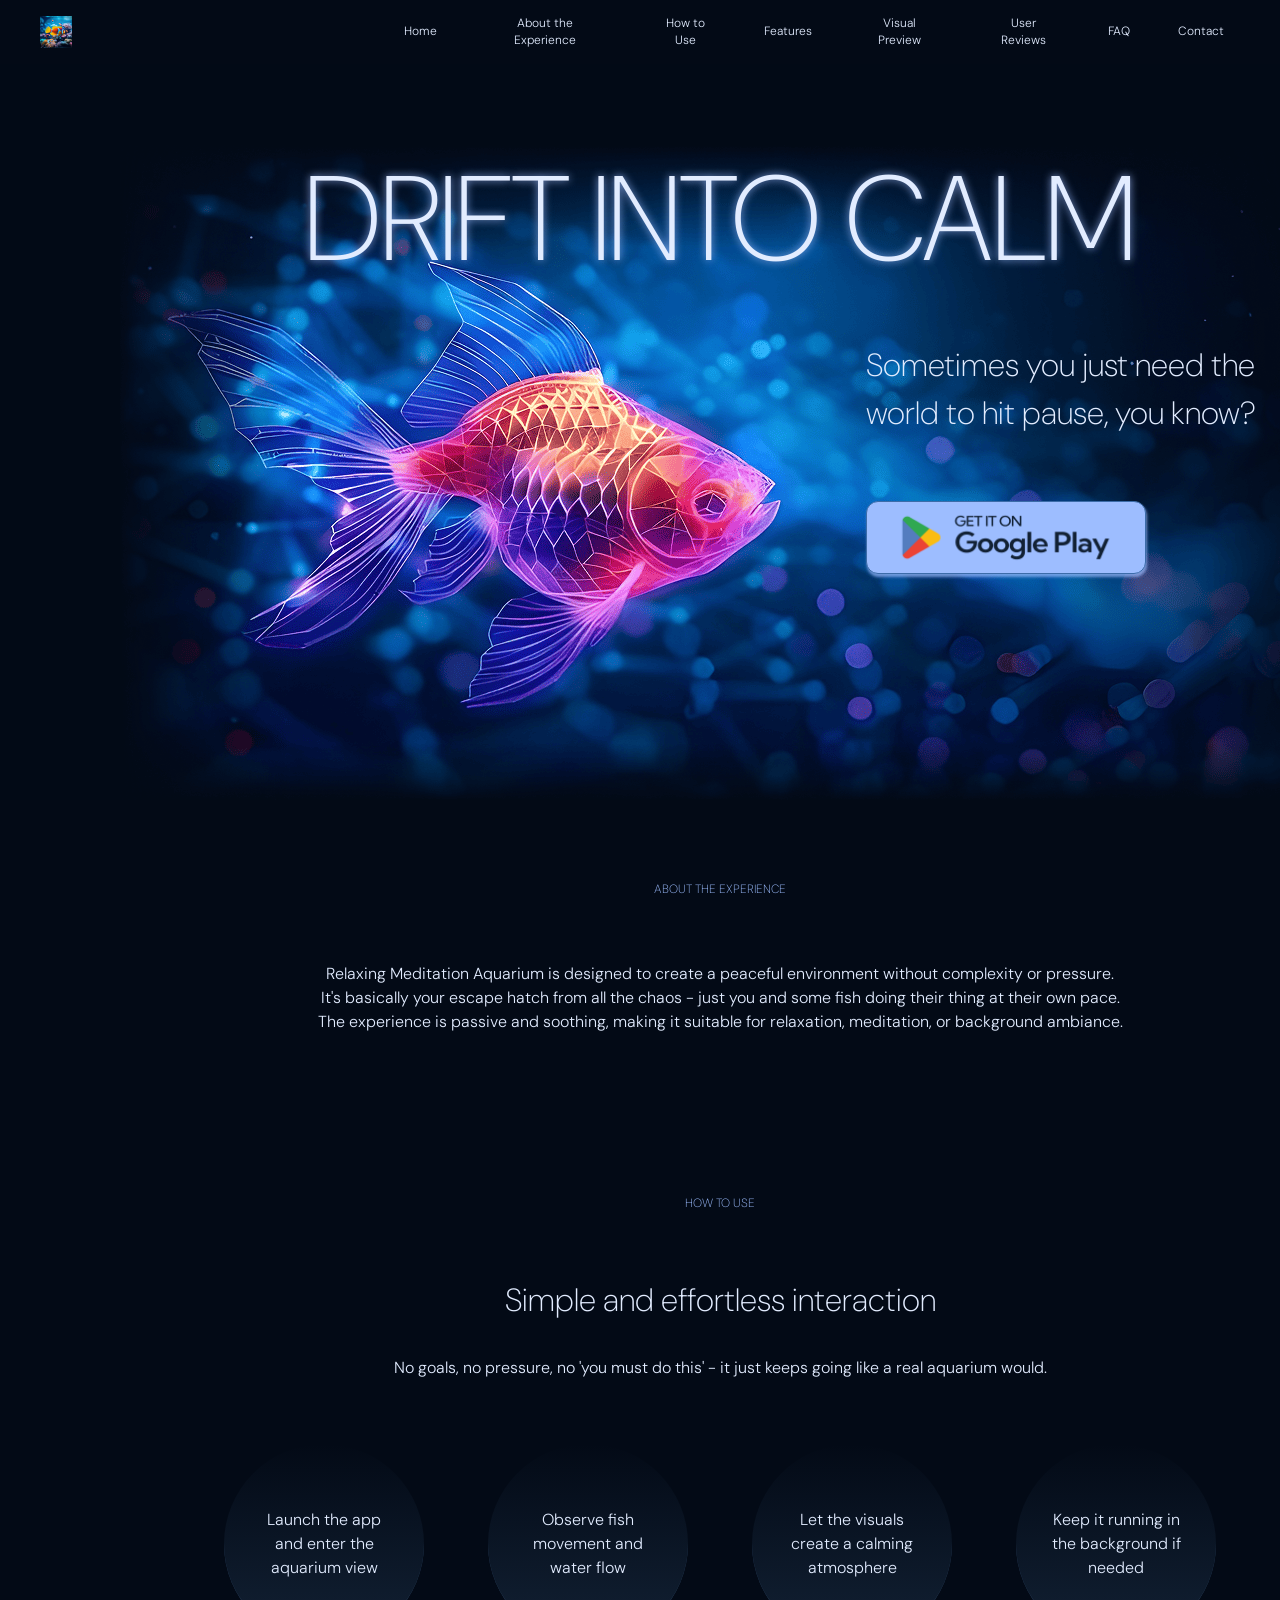
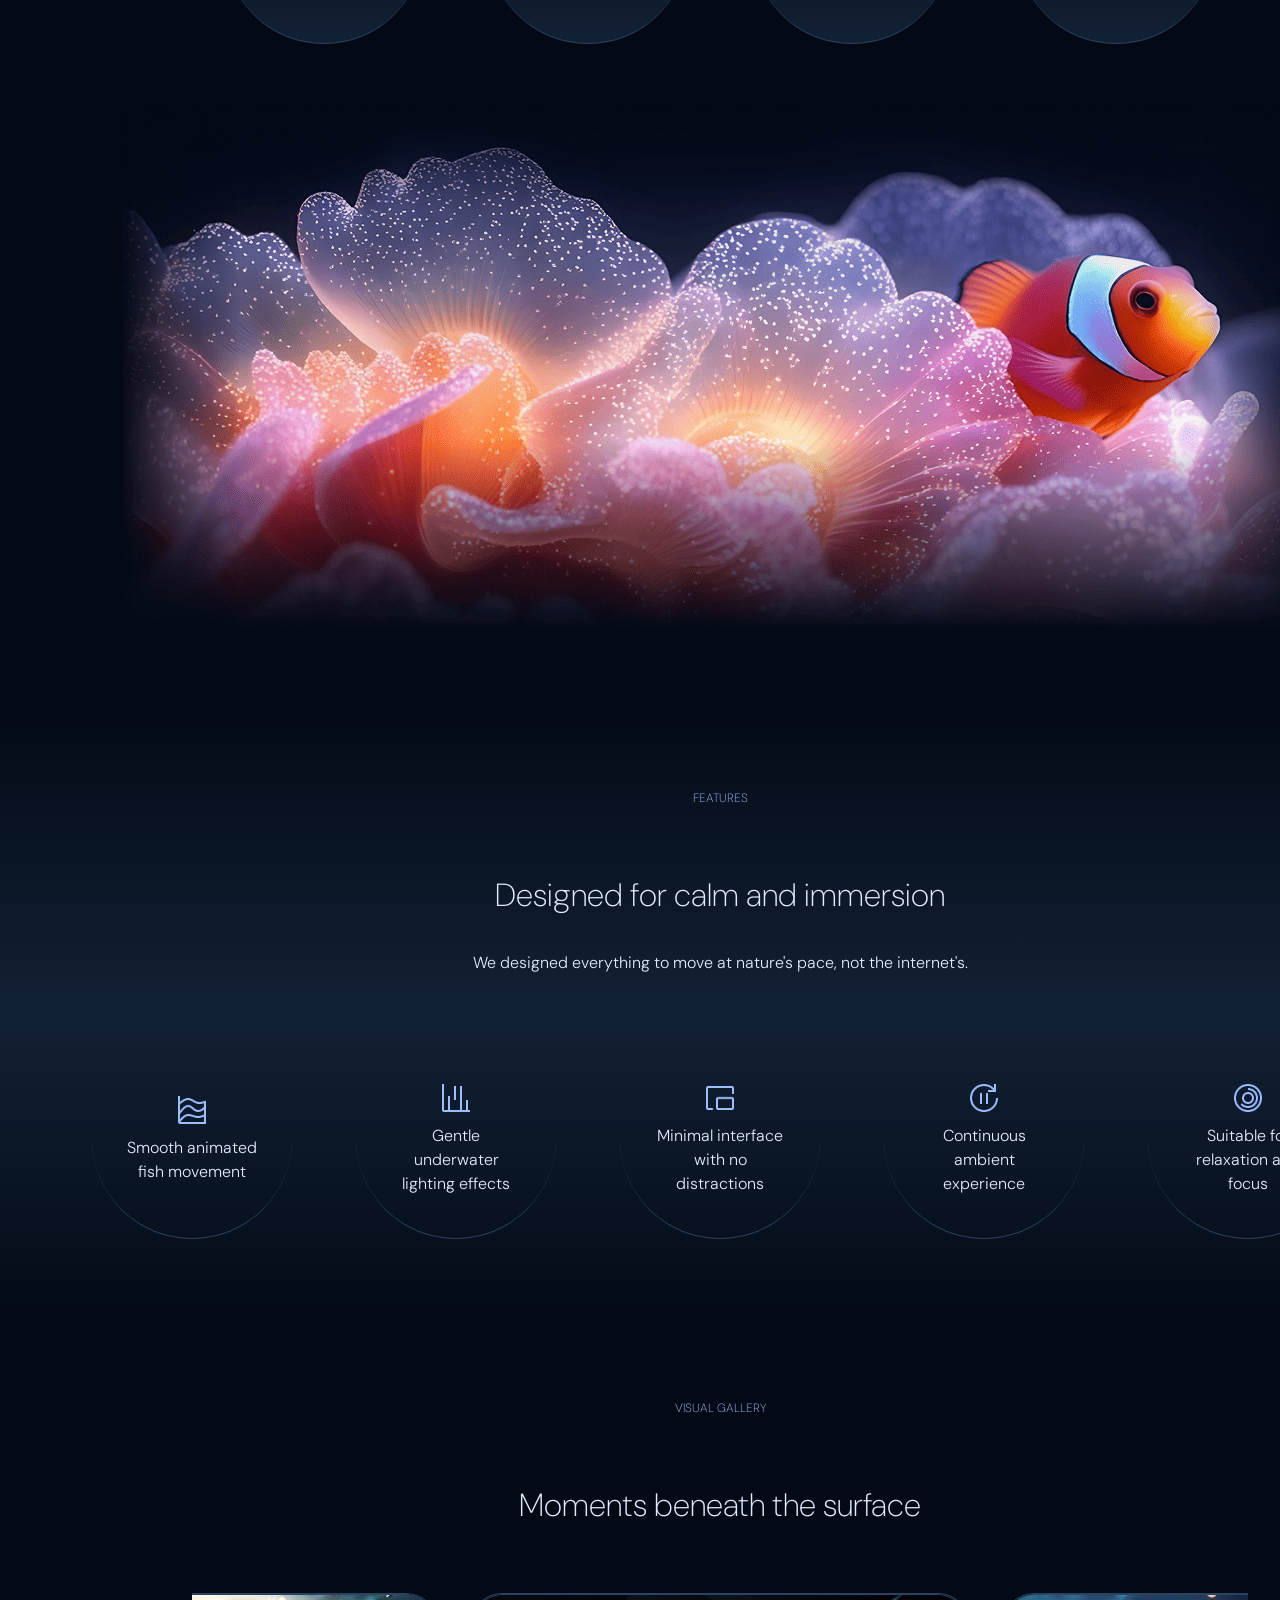
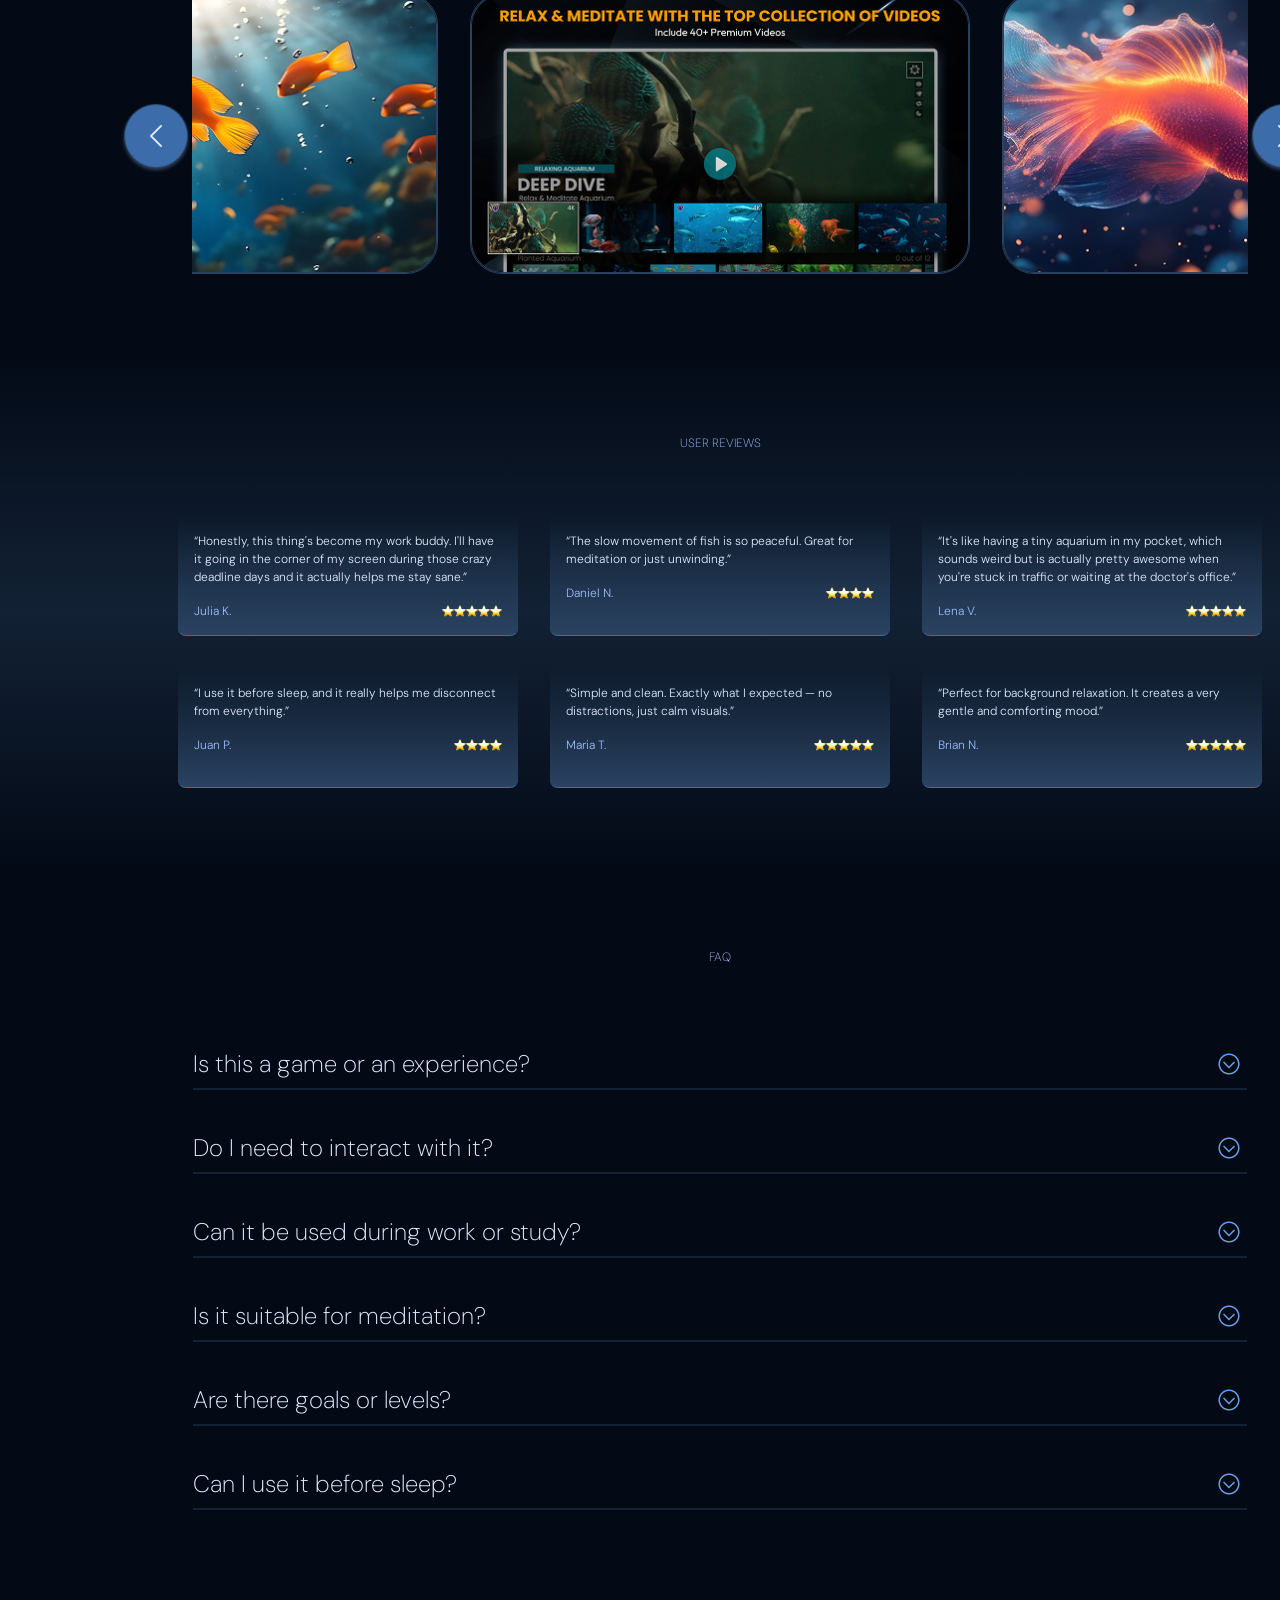
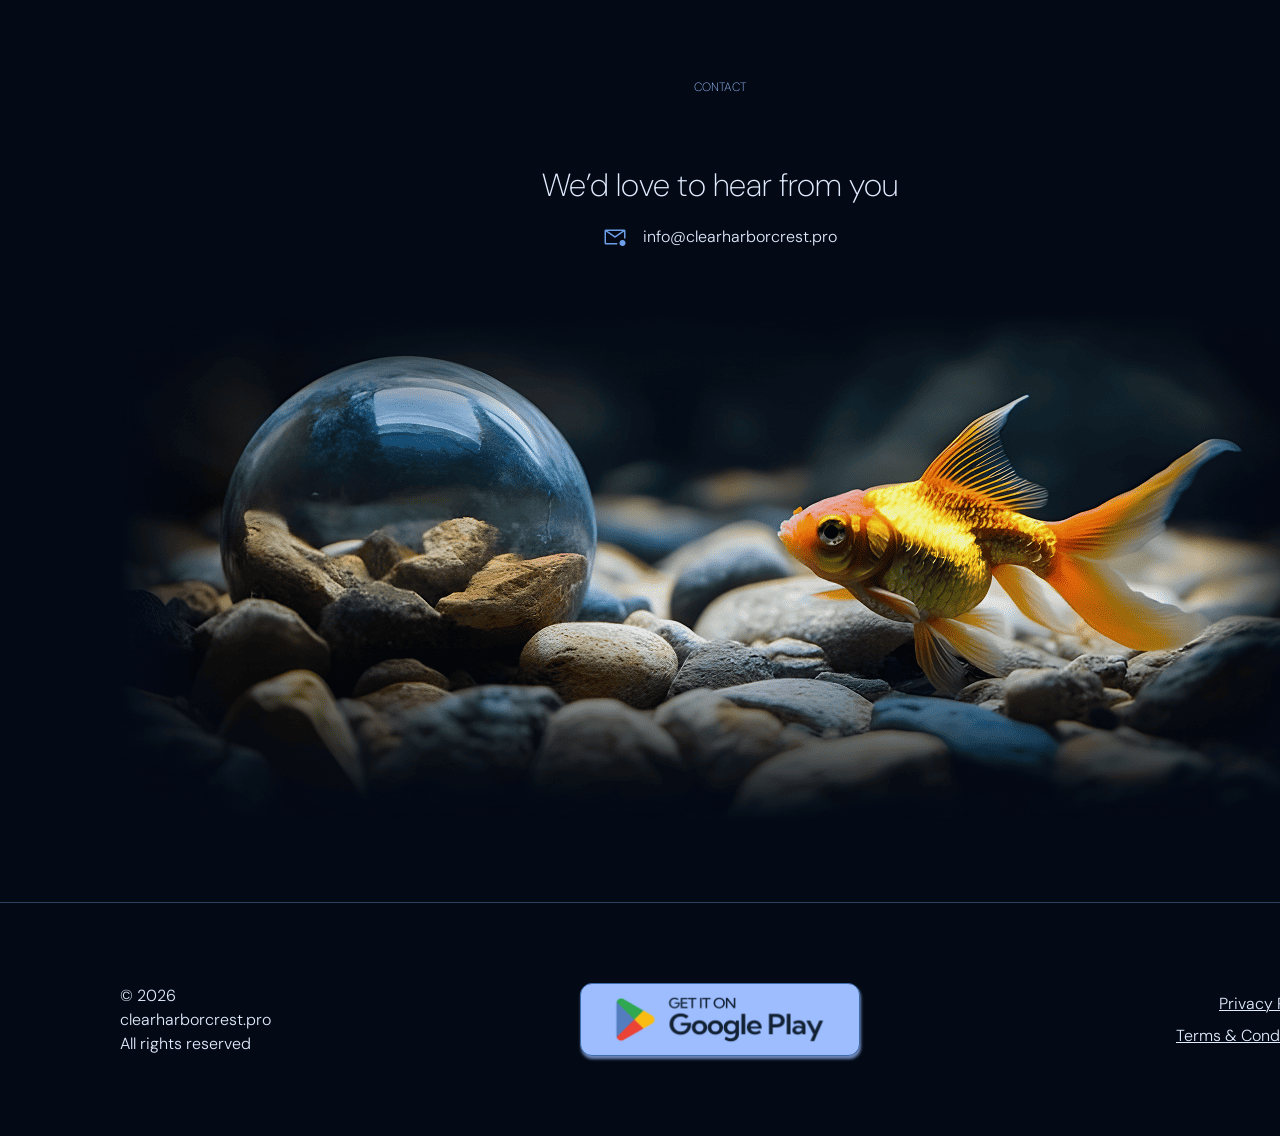
<file: index.html>
<!doctype html>
<html lang="en">
  <head>
    <meta charset="UTF-8" />
    <meta name="viewport" content="width=device-width, initial-scale=1.0" />
    <meta name="description" content="" />
    <title>Drift Into Calm</title>
    <link rel="icon" href="img/fav_500.png" />

    <link rel="stylesheet" type="text/css" href="slick/slick.css" />
    <link rel="stylesheet" href="css/main.css" />
  </head>

  <body>
    <header class="o-o-header">
      <div class="o-o-header-background"></div>
      <nav class="o-o-navigation">
        <ul class="o-o-navigation-list">
          <li class="">
            <a href="/">
              <img
                class="o-o-title-img o-o-navigation-img"
                alt="logo"
                src="img/fav_500.png"
                style="width: 32px"
              />
            </a>
          </li>
          <li class="o-o-navigation-item">
            <a href="/" class="o-o-navigation-link">Home</a>
          </li>
          <li class="o-o-navigation-item">
            <a href="/#about" class="o-o-navigation-link"
              >About the Experience</a
            >
          </li>
          <li class="o-o-navigation-item">
            <a href="/#uniqueness" class="o-o-navigation-link">How to Use</a>
          </li>
          <li class="o-o-navigation-item">
            <a href="/#why" class="o-o-navigation-link">Features</a>
          </li>

          <li class="o-o-navigation-item">
            <a href="/#gallery" class="o-o-navigation-link">Visual Preview</a>
          </li>
          <li class="o-o-navigation-item">
            <a href="/#user" class="o-o-navigation-link">User Reviews</a>
          </li>
          <li class="o-o-navigation-item">
            <a href="/#faq" class="o-o-navigation-link">FAQ</a>
          </li>
          <li class="o-o-navigation-item">
            <a href="/#how" class="o-o-navigation-link">Contact</a>
          </li>

          <li class="o-o-navigation-item-two">
            <a
              href="/policy.html"
              class="o-o-navigation-link o-o-navigation-item-desk"
            >
              Privacy Policy
            </a>

            <a
              href="/terms.html"
              class="o-o-navigation-link o-o-navigation-item-desk"
            >
              Terms & Conditions
            </a>
          </li>
        </ul>

        <div class="o-o-header-button-wrapper">
          <a href="/" class="o-o-policy-terms-header-icon-menu">
            <img
              href="/"
              class="o-o-title-img"
              alt="logo"
              src="img/fav_500.png"
              style="width: 24px"
            />
          </a>

          <button type="button" class="o-o-header-icon-button" data-menu-button>
            <svg
              class="o-o-header-icon o-o-header-icon-menu"
              width="24"
              height="24"
              viewBox="0 0 24 24"
              fill="none"
              xmlns="http://www.w3.org/2000/svg"
            >
              <rect
                x="0.5"
                y="0.5"
                width="23"
                height="23"
                rx="11.5"
                stroke="#3C6CA9"
              />
              <path
                d="M5 7H19M5 17H19M5 12H19"
                stroke="#E2ECFF"
                stroke-linecap="round"
              />
            </svg>

            <svg
              class="o-o-header-icon o-o-header-icon-close"
              width="24"
              height="24"
              viewBox="0 0 24 24"
              fill="none"
              xmlns="http://www.w3.org/2000/svg"
            >
              <rect
                x="0.5"
                y="0.5"
                width="23"
                height="23"
                rx="11.5"
                stroke="#3C6CA9"
              />
              <path
                d="M6 6L11.75 11.75M11.75 11.75L6 17.5M11.75 11.75L17.5 17.5M11.75 11.75L17.5 6"
                stroke="#E2ECFF"
                stroke-linecap="round"
                stroke-linejoin="round"
              />
            </svg>
          </button>
        </div>
      </nav>
    </header>

    <main>
      <section class="o-o-home" id="home">
        <div class="o-o-home-container">
          <div class="o-o-home-container-top">
            <h1 class="o-o-home-title">Drift Into Calm</h1>
            <p class="o-o-home-text">
              Sometimes you just need the world to hit pause, you know?
            </p>
            <a
              class=""
              href="https://play.google.com/store/apps/details?id=com.aquarium.v1.vod.ss.android&hl=en&gl=us"
              target="_blank"
            >
              <img class="o-o-home-link" src="./img/1.png" alt="google play" />
            </a>
          </div>
        </div>
      </section>
      <section class="o-o-about" id="about">
        <div class="o-o-about-container">
          <h2 class="o-o-about-title">About the Experience</h2>

          <p class="o-o-about-text-bold">
            Relaxing Meditation Aquarium is designed to create a peaceful
            environment without complexity or pressure. <br />It's basically
            your escape hatch from all the chaos - just you and some fish doing
            their thing at their own pace. <br />The experience is passive and
            soothing, making it suitable for relaxation, meditation, or
            background ambiance.
          </p>
        </div>
      </section>
      <section class="o-o-uniqueness" id="uniqueness">
        <div class="o-o-uniqueness-container">
          <h2 class="o-o-about-title">How to Use</h2>
          <div>
            <dt class="o-o-uniquenesstitle-text">
              Simple and effortless interaction
            </dt>
            <dd class="o-o-uniquenesstitle-text-two">
              No goals, no pressure, no 'you must do this' - it just keeps going
              like a real aquarium would.
            </dd>
          </div>

          <div class="o-o-uniqueness-list">
            <div class="o-o-uniqueness-item">
              Launch the app and enter the aquarium view
            </div>
            <div class="o-o-uniqueness-item">
              Observe fish movement and water flow
            </div>
            <div class="o-o-uniqueness-item">
              Let the visuals create a calming atmosphere
            </div>
            <div class="o-o-uniqueness-item">
              Keep it running in the background if needed
            </div>
          </div>
        </div>
      </section>
      <article class="o-o-why" id="why">
        <span style="display: none"
          >Generated: 2026-04-22, Hash: o-o-qk-o-o-39fd7x</span
        >

        <div class="o-o-why-container">
          <h2 class="o-o-about-title">Features</h2>
          <div>
            <dt class="o-o-uniquenesstitle-text">
              Designed for calm and immersion
            </dt>
            <dd class="o-o-uniquenesstitle-text-two">
              We designed everything to move at nature's pace, not the
              internet's.
            </dd>
          </div>
          <dl class="o-o-why-list">
            <div class="o-o-why-item">
              <dt class="o-o-why-text-bold">
                <figure class="o-o-why-img">
                  <img class="o-o-why-img" src="img/1 (1).png" />
                </figure>
              </dt>
              <dd class="o-o-why-text">Smooth animated fish movement</dd>
            </div>
            <div class="o-o-why-item">
              <dt class="o-o-why-text-bold">
                <figure class="o-o-why-img">
                  <img class="o-o-why-img" src="img/1 (2).png" />
                </figure>
              </dt>
              <dd class="o-o-why-text">Gentle underwater lighting effects</dd>
            </div>
            <div class="o-o-why-item">
              <dt class="o-o-why-text-bold">
                <figure class="o-o-why-img">
                  <img class="o-o-why-img" src="img/1 (3).png" />
                </figure>
              </dt>
              <dd class="o-o-why-text">
                Minimal interface with no distractions
              </dd>
            </div>

            <div class="o-o-why-item">
              <dt class="o-o-why-text-bold">
                <figure class="o-o-why-img">
                  <img class="o-o-why-img" src="img/1 (4).png" />
                </figure>
              </dt>
              <dd class="o-o-why-text">Continuous ambient experience</dd>
            </div>

            <div class="o-o-why-item">
              <dt class="o-o-why-text-bold">
                <figure class="o-o-why-img">
                  <img class="o-o-why-img" src="img/1 (5).png" />
                </figure>
              </dt>
              <dd class="o-o-why-text">Suitable for relaxation and focus</dd>
            </div>
          </dl>
        </div>
      </article>

      <section class="o-o-gallery" id="gallery">
        <div class="o-o-gallery-container">
          <h2 class="o-o-about-title">Visual Gallery</h2>
          <p
            class="o-o-uniquenesstitle-text"
            style="padding-left: 51px; padding-right: 51px"
          >
            Moments beneath the surface
          </p>

          <ul class="o-o-gallery-list">
            <li class="o-o-gallery-item">
              <img
                class="o-o-gallery-image"
                src="./img/gallery/gal1.png"
                alt="gallery image"
              />
            </li>
            <li class="o-o-gallery-item">
              <img
                class="o-o-gallery-image"
                src="./img/gallery/gal2.png"
                alt="gallery image"
              />
            </li>
            <li class="o-o-gallery-item">
              <img
                class="o-o-gallery-image"
                src="./img/gallery/gal3.png"
                alt="gallery image"
              />
            </li>
            <li class="o-o-gallery-item">
              <img
                class="o-o-gallery-image"
                src="./img/gallery/gal4.png"
                alt="gallery image"
              />
            </li>
            <li class="o-o-gallery-item">
              <img
                class="o-o-gallery-image"
                src="./img/gallery/gal5.png"
                alt="gallery image"
              />
            </li>
            <li class="o-o-gallery-item">
              <img
                class="o-o-gallery-image"
                src="./img/gallery/gal6.png"
                alt="gallery image"
              />
            </li>
            <li class="o-o-gallery-item">
              <img
                class="o-o-gallery-image"
                src="./img/gallery/gal7.png"
                alt="gallery image"
              />
            </li>
          </ul>
          <div class="o-o-gallery-button-container">
            <button class="o-o-gallery-button o-o-gallery-list-left">
              <img
                class="o-o-gallery-button-icon"
                src="img/gallery/arrow_left.png"
                alt="left button"
              />
            </button>
            <button class="o-o-gallery-button o-o-gallery-list-right">
              <img
                class="o-o-gallery-button-icon"
                src="img/gallery//arrow_right.png"
                alt="right button"
              />
            </button>
          </div>
        </div>
      </section>
      <section class="o-o-user" id="user">
        <div class="o-o-user-container">
          <h2 class="o-o-about-title">User Reviews</h2>

          <ul class="o-o-user-list">
            <li class="o-o-user-item">
              <p class="o-o-user-text">
                “Honestly, this thing's become my work buddy. I'll have it going
                in the corner of my screen during those crazy deadline days and
                it actually helps me stay sane.”
              </p>
              <div class="o-o-user-item-two">
                <p>Julia K.</p>
                <img class="o-o-user-image" src="./img/stars (1).png" />
              </div>
            </li>
            <li class="o-o-user-item">
              <p class="o-o-user-text">
                “The slow movement of fish is so peaceful. Great for meditation
                or just unwinding.”
              </p>
              <div class="o-o-user-item-two">
                <p>Daniel N.</p>
                <img class="o-o-user-image" src="./img/stars (2).png" />
              </div>
            </li>
            <li class="o-o-user-item">
              <p class="o-o-user-text">
                “It's like having a tiny aquarium in my pocket, which sounds
                weird but is actually pretty awesome when you're stuck in
                traffic or waiting at the doctor's office.”
              </p>
              <div class="o-o-user-item-two">
                <p>Lena V.</p>
                <img class="o-o-user-image" src="./img/stars (1).png" />
              </div>
            </li>
            <li class="o-o-user-item">
              <p class="o-o-user-text">
                “I use it before sleep, and it really helps me disconnect from
                everything.”
              </p>
              <div class="o-o-user-item-two">
                <p>Juan P.</p>
                <img class="o-o-user-image" src="./img/stars (2).png" />
              </div>
            </li>
            <li class="o-o-user-item">
              <p class="o-o-user-text">
                “Simple and clean. Exactly what I expected — no distractions,
                just calm visuals.”
              </p>
              <div class="o-o-user-item-two">
                <p>Maria T.</p>
                <img class="o-o-user-image" src="./img/stars (1).png" />
              </div>
            </li>
            <li class="o-o-user-item">
              <p class="o-o-user-text">
                “Perfect for background relaxation. It creates a very gentle and
                comforting mood.”
              </p>
              <div class="o-o-user-item-two">
                <p>Brian N.</p>
                <img class="o-o-user-image" src="./img/stars (1).png" />
              </div>
            </li>
          </ul>
        </div>
      </section>
      <section class="o-o-faq" id="faq">
        <div class="o-o-faq-container">
          <h2 class="o-o-about-title">FAQ</h2>

          <ul class="o-o-faq-list">
            <li class="o-o-faq-item">
              <div class="o-o-faq-question" onclick="toggleAnswer(this)">
                <span>Is this a game or an experience?</span>
                <button class="o-o-toggle-button">
                  <img src="/img/2.png" alt="Toggle" />
                </button>
              </div>
              <div class="o-o-faq-answer">
                It’s a relaxation-focused visual experience rather than a
                traditional game.
              </div>
            </li>
            <li class="o-o-faq-item">
              <div class="o-o-faq-question" onclick="toggleAnswer(this)">
                <span>Do I need to interact with it?</span>
                <button class="o-o-toggle-button">
                  <img src="/img/2.png" alt="Toggle" />
                </button>
              </div>
              <div class="o-o-faq-answer">
                No. You can simply watch and relax.
              </div>
            </li>
            <li class="o-o-faq-item">
              <div class="o-o-faq-question" onclick="toggleAnswer(this)">
                <span>Can it be used during work or study?</span>
                <button class="o-o-toggle-button">
                  <img src="/img/2.png" alt="Toggle" />
                </button>
              </div>
              <div class="o-o-faq-answer">
                Yes. It works well as a calming background.
              </div>
            </li>
            <li class="o-o-faq-item">
              <div class="o-o-faq-question" onclick="toggleAnswer(this)">
                <span>Is it suitable for meditation?</span>
                <button class="o-o-toggle-button">
                  <img src="/img/2.png" alt="Toggle" />
                </button>
              </div>
              <div class="o-o-faq-answer">
                Yes. The visuals are designed to support focus and calmness.
              </div>
            </li>
            <li class="o-o-faq-item">
              <div class="o-o-faq-question" onclick="toggleAnswer(this)">
                <span>Are there goals or levels?</span>
                <button class="o-o-toggle-button">
                  <img src="/img/2.png" alt="Toggle" />
                </button>
              </div>
              <div class="o-o-faq-answer">
                No. The experience is continuous and non-linear.
              </div>
            </li>
            <li class="o-o-faq-item">
              <div class="o-o-faq-question" onclick="toggleAnswer(this)">
                <span>Can I use it before sleep?</span>
                <button class="o-o-toggle-button">
                  <img src="/img/2.png" alt="Toggle" />
                </button>
              </div>
              <div class="o-o-faq-answer">
                Yes. Many users find it helpful for winding down.
              </div>
            </li>
          </ul>
        </div>
      </section>
      <section class="o-o-how" id="how">
        <div class="o-o-how-container">
          <h2 class="o-o-about-title">Contact</h2>

          <div class="o-o-how-div">
            <p class="o-o-how-text-bold-two">We’d love to hear from you</p>

            <div class="o-o-how-text">
              <img
                class="o-o-how-text-img"
                src="/img/carbon_email-new.png"
                alt=""
              />
              <a
                class="o-o-how-text-bold"
                href="mailto:info@clearharborcrest.pro"
                >info@clearharborcrest.pro</a
              >
            </div>
          </div>
        </div>
      </section>
    </main>
    <footer
      class="o-o-footer"
      style="margin: auto; border-top: 1px solid #2a4361"
    >
      <div class="o-o-footer-container">
        <p class="o-o-footer-copyright o-o-footer-copyright-two">
          © 2026 clearharborcrest.pro <br />
          All rights reserved
        </p>
        <a
          target="_blank"
          href="https://play.google.com/store/apps/details?id=com.aquarium.v1.vod.ss.android&hl=en&gl=us"
        >
          <img class="o-o-footer-img" src="/img/1.png" alt="button" />
        </a>

        <div class="o-o-footer-wrapper">
          <a class="o-o-footer-text" href="/policy.html">Privacy Policy</a>
          <a class="o-o-footer-text" href="/terms.html">Terms & Conditions </a>
        </div>

        <p class="o-o-footer-copyright o-o-footer-copyright-one">
          © 2026 clearharborcrest.pro <br />
          All rights reserved
        </p>
      </div>
    </footer>
    <script src="js/mobile-menu.js"></script>
    <script src="js/jquery-loc-o-o-0.js"></script>
    <script type="text/javascript" src="slick/slick.min.js"></script>
    <script src="js/slick.js"></script>
  </body>
</html>
</file>
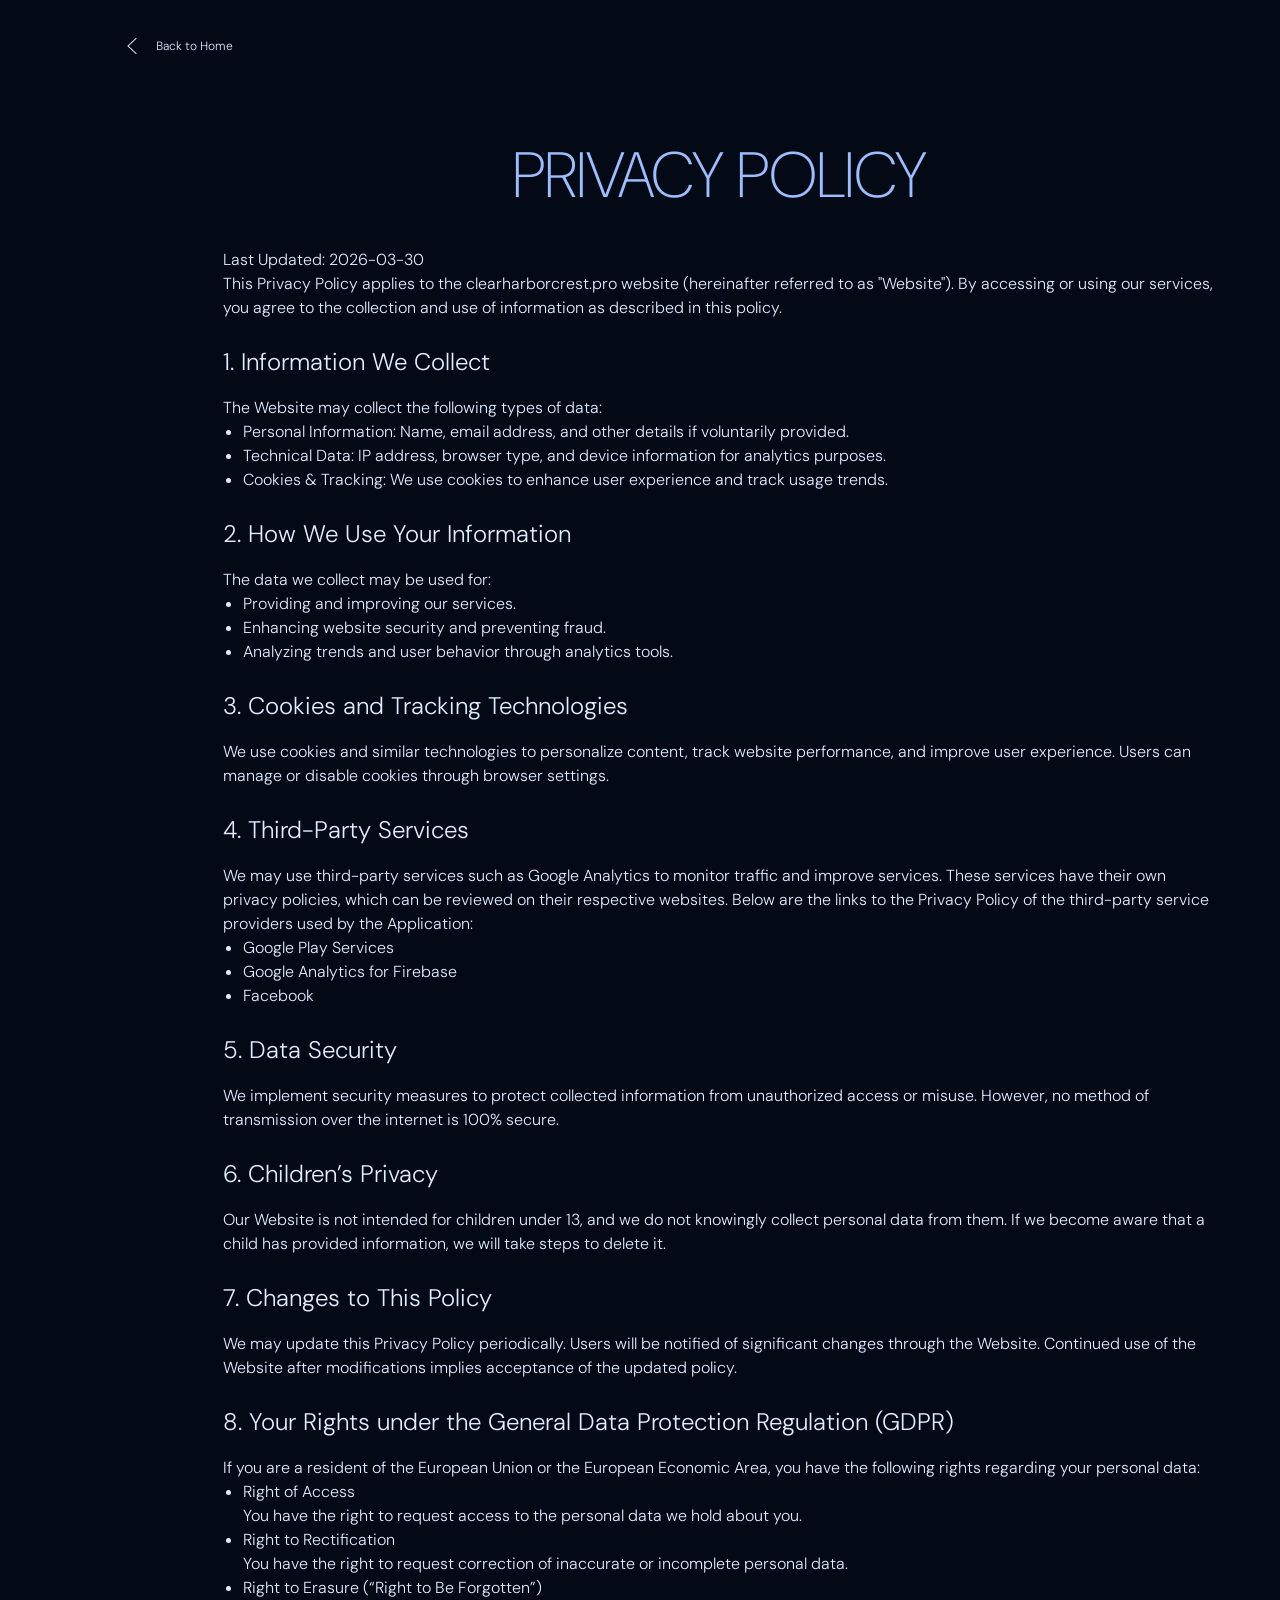
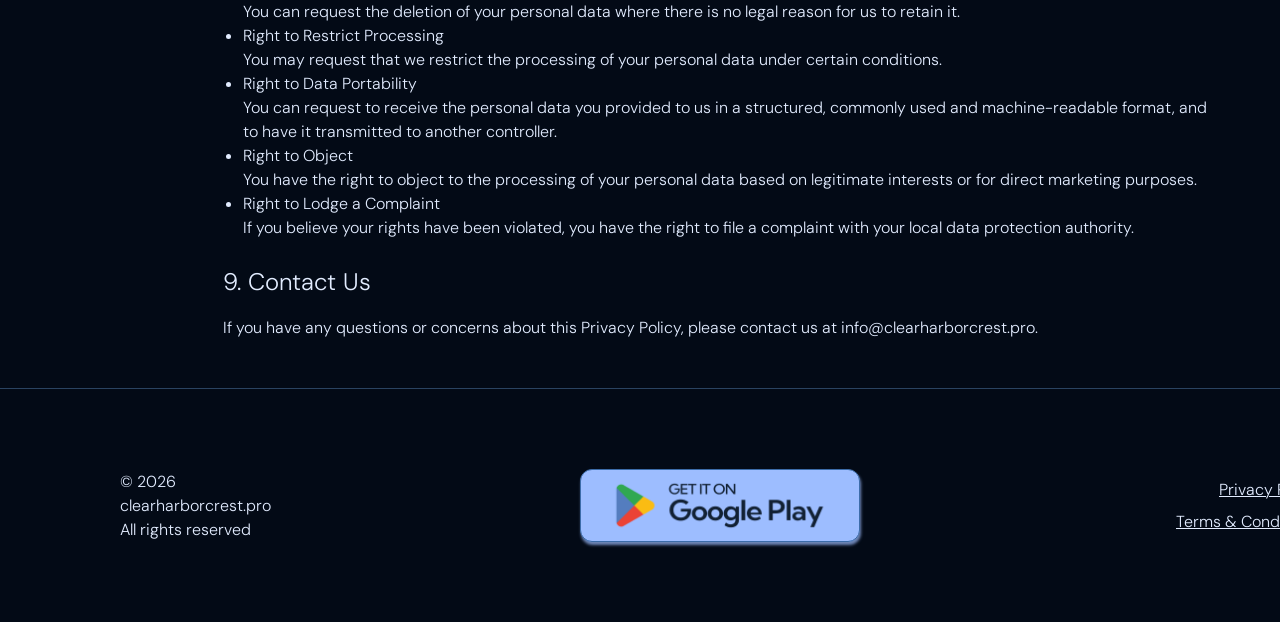
<file: policy.html>
<!doctype html>
<html lang="en">
  <head>
    <meta charset="UTF-8" />
    <meta name="viewport" content="width=device-width, initial-scale=1.0" />

    <title>Privacy Policy</title>
    <link rel="icon" href="img/fav_500.png" />

    <link rel="stylesheet" type="text/css" href="slick/slick.css" />
    <link rel="stylesheet" href="css/main.css" />
  </head>

  <body>
    <header class="o-o-header o-o-header-terms">
      <div class="o-o-header-background"></div>
      <nav class="o-o-navigation">
        <ul class="o-o-navigation-list-terms">
          <li class="o-o-navigation-item-terms">
            <a href="/" class="o-o-header-terms-img">
              <img
                class=" "
                alt="logo"
                src="img/back.png"
                style="width: 24px; height: 24px"
              />Back to Home
            </a>
          </li>
        </ul>
      </nav>
    </header>

    <main>
      <section>
        <div class="o-o-policy-terms-container">
          <h1>Privacy Policy</h1>

          <p>Last Updated: 2026-03-30</p>
          <p>
            This Privacy Policy applies to the clearharborcrest.pro website
            (hereinafter referred to as "Website"). By accessing or using our
            services, you agree to the collection and use of information as
            described in this policy.
          </p>
          <h2>1. Information We Collect</h2>
          <p>The Website may collect the following types of data:</p>

          <ul>
            <li>
              Personal Information: Name, email address, and other details if
              voluntarily provided.
            </li>
            <li>
              Technical Data: IP address, browser type, and device information
              for analytics purposes.
            </li>
            <li>
              Cookies & Tracking: We use cookies to enhance user experience and
              track usage trends.
            </li>
          </ul>
          <h2>2. How We Use Your Information</h2>
          <p>The data we collect may be used for:</p>
          <ul>
            <li>Providing and improving our services.</li>
            <li>Enhancing website security and preventing fraud.</li>
            <li>Analyzing trends and user behavior through analytics tools.</li>
          </ul>
          <h2>3. Cookies and Tracking Technologies</h2>
          <p>
            We use cookies and similar technologies to personalize content,
            track website performance, and improve user experience. Users can
            manage or disable cookies through browser settings.
          </p>
          <h2>4. Third-Party Services</h2>
          <p>
            We may use third-party services such as Google Analytics to monitor
            traffic and improve services. These services have their own privacy
            policies, which can be reviewed on their respective websites. Below
            are the links to the Privacy Policy of the third-party service
            providers used by the Application:
          </p>
          <ul>
            <li>
              <a
                class="o-o-email-link"
                href="https://policies.google.com/privacy"
                target="_blank"
                rel=""
                >Google Play Services
              </a>
            </li>
            <li>
              <a
                class="o-o-email-link"
                href="https://firebase.google.com/support/privacy"
                target="_blank"
                rel=""
                >Google Analytics for Firebase
              </a>
            </li>
            <li>
              <a
                class="o-o-email-link"
                href="https://www.facebook.com/about/privacy/update/printable"
                target="_blank"
                rel=""
                >Facebook
              </a>
            </li>
          </ul>
          <h2>5. Data Security</h2>

          <p>
            We implement security measures to protect collected information from
            unauthorized access or misuse. However, no method of transmission
            over the internet is 100% secure.
          </p>

          <h2>6. Children’s Privacy</h2>
          <p>
            Our Website is not intended for children under 13, and we do not
            knowingly collect personal data from them. If we become aware that a
            child has provided information, we will take steps to delete it.
          </p>

          <h2>7. Changes to This Policy</h2>
          <p>
            We may update this Privacy Policy periodically. Users will be
            notified of significant changes through the Website. Continued use
            of the Website after modifications implies acceptance of the updated
            policy.
          </p>
          <h2>
            8. Your Rights under the General Data Protection Regulation (GDPR)
          </h2>
          <p>
            If you are a resident of the European Union or the European Economic
            Area, you have the following rights regarding your personal data:
          </p>
          <ul>
            <li>
              Right of Access <br />
              You have the right to request access to the personal data we hold
              about you.
            </li>
            <li>
              Right to Rectification <br />
              You have the right to request correction of inaccurate or
              incomplete personal data.
            </li>
            <li>
              Right to Erasure (“Right to Be Forgotten”) <br />
              You can request the deletion of your personal data where there is
              no legal reason for us to retain it.
            </li>
            <li>
              Right to Restrict Processing <br />
              You may request that we restrict the processing of your personal
              data under certain conditions.
            </li>
            <li>
              Right to Data Portability <br />You can request to receive the
              personal data you provided to us in a structured, commonly used
              and machine-readable format, and to have it transmitted to another
              controller.
            </li>
            <li>
              Right to Object <br />
              You have the right to object to the processing of your personal
              data based on legitimate interests or for direct marketing
              purposes.
            </li>
            <li>
              Right to Lodge a Complaint <br />
              If you believe your rights have been violated, you have the right
              to file a complaint with your local data protection authority.
            </li>
          </ul>

          <h2>9. Contact Us</h2>

          <p>
            If you have any questions or concerns about this Privacy Policy,
            please contact us at
            <a class="o-o-email-link" href="mailto:info@clearharborcrest.pro"
              >info@clearharborcrest.pro</a
            >.
          </p>
        </div>
      </section>
    </main>

    <footer
      class="o-o-footer"
      style="margin: auto; border-top: 1px solid #2a4361"
    >
      <div class="o-o-footer-container">
        <p class="o-o-footer-copyright o-o-footer-copyright-two">
          © 2026 clearharborcrest.pro <br />
          All rights reserved
        </p>
        <a
          target="_blank"
          href="https://play.google.com/store/apps/details?id=com.aquarium.v1.vod.ss.android&hl=en&gl=us"
        >
          <img class="o-o-footer-img" src="/img/1.png" alt="button" />
        </a>

        <div class="o-o-footer-wrapper">
          <a class="o-o-footer-text" href="/policy.html">Privacy Policy</a>
          <a class="o-o-footer-text" href="/terms.html">Terms & Conditions </a>
        </div>

        <p class="o-o-footer-copyright o-o-footer-copyright-one">
          © 2026 clearharborcrest.pro <br />
          All rights reserved
        </p>
      </div>
    </footer>
    <script src="js/mobile-menu.js"></script>
  </body>
</html>
</file>
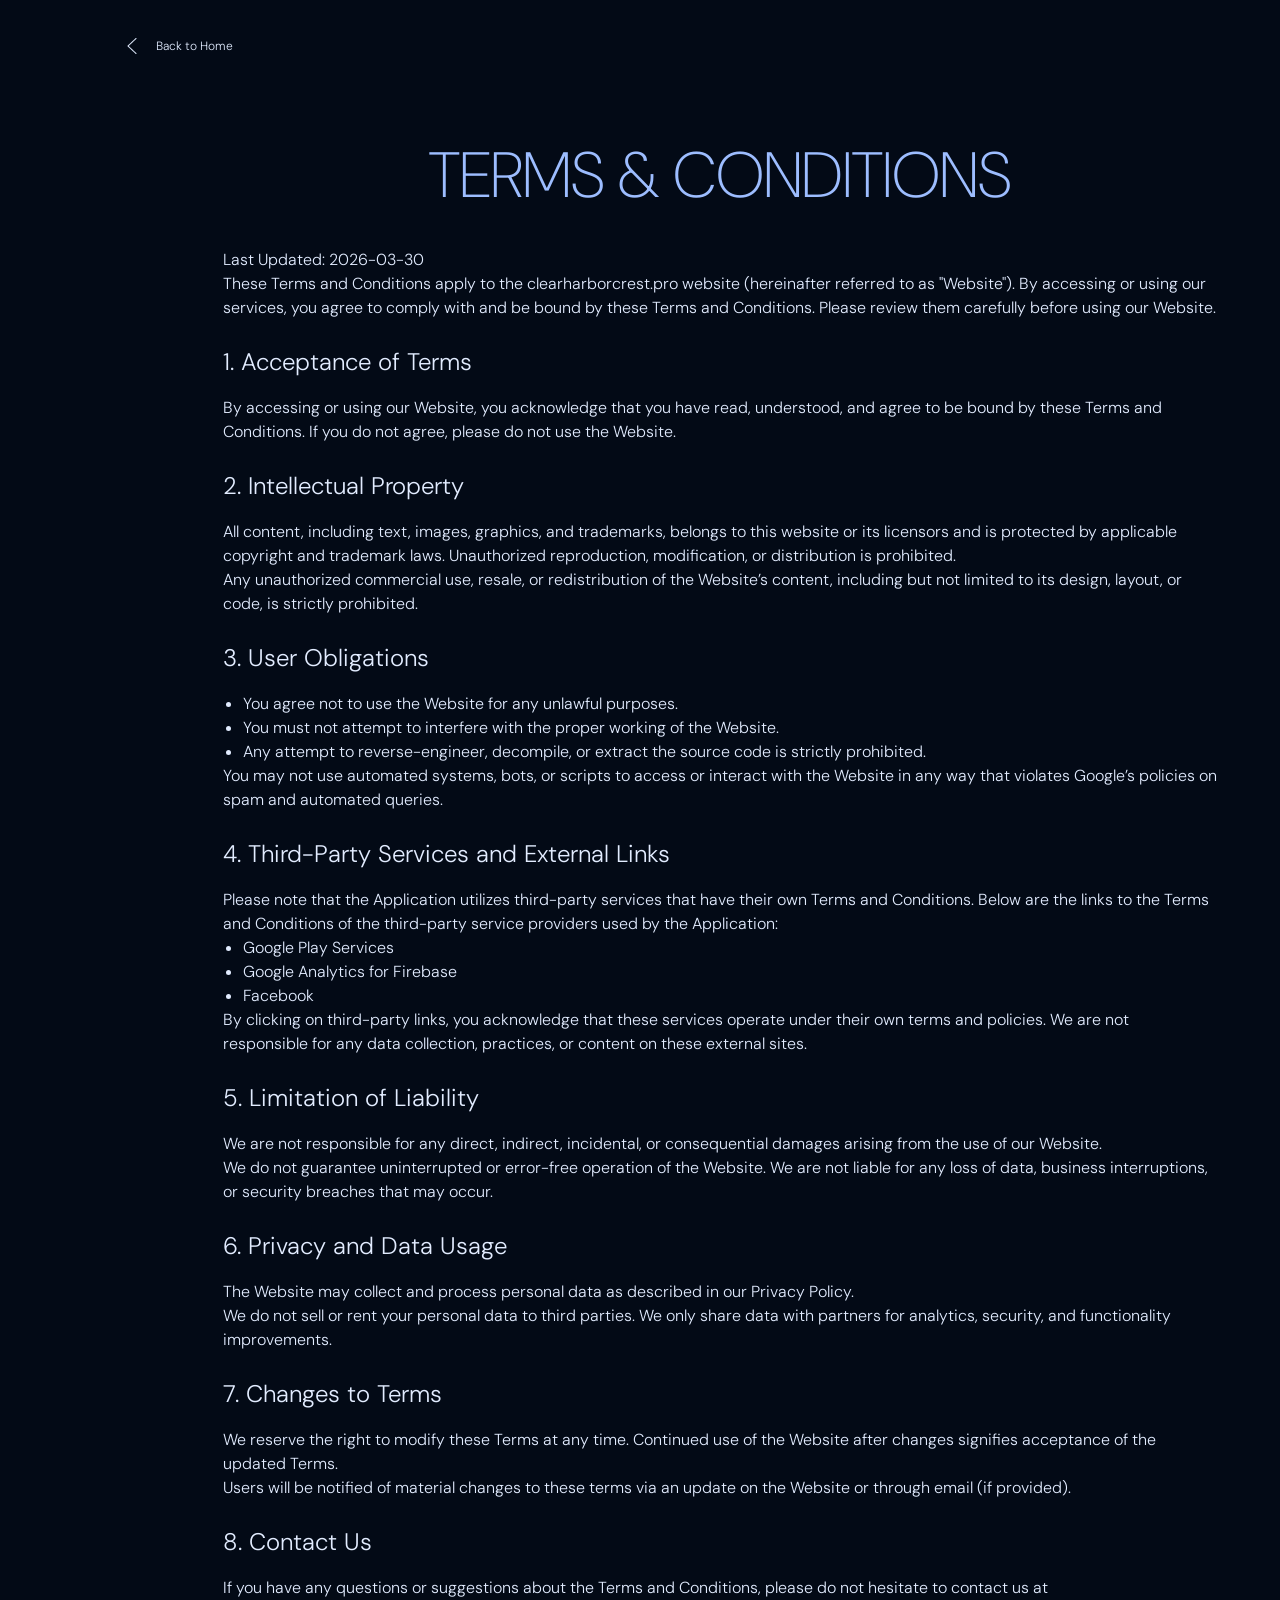
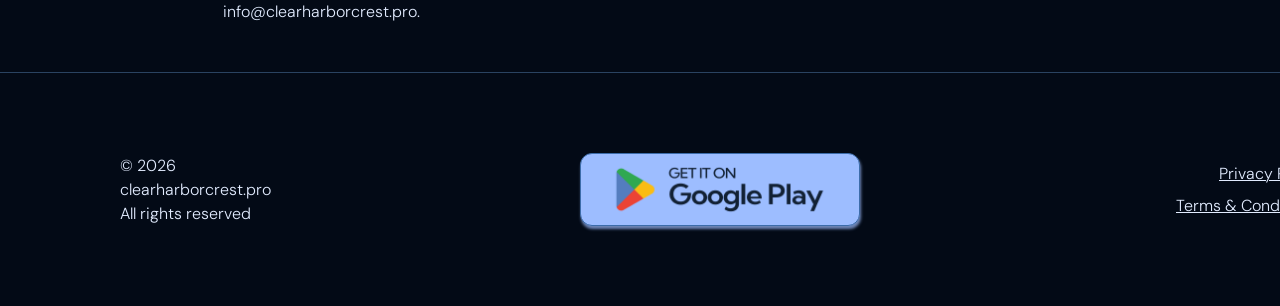
<file: terms.html>
<!doctype html>
<html lang="en">
  <head>
    <meta charset="UTF-8" />
    <meta name="viewport" content="width=device-width, initial-scale=1.0" />

    <title>Terms & Conditions</title>
    <link rel="icon" href="img/fav_500.png" />

    <link rel="stylesheet" type="text/css" href="slick/slick.css" />
    <link rel="stylesheet" href="css/main.css" />
  </head>

  <body>
    <header class="o-o-header o-o-header-terms">
      <div class="o-o-header-background"></div>
      <nav class="o-o-navigation">
        <ul class="o-o-navigation-list-terms">
          <li class="o-o-navigation-item-terms">
            <a href="/" class="o-o-header-terms-img">
              <img
                class=" "
                alt="logo"
                src="img/back.png"
                style="width: 24px; height: 24px"
              />Back to Home
            </a>
          </li>
        </ul>
      </nav>
    </header>
    <main>
      <section>
        <div class="o-o-policy-terms-container">
          <h1>Terms & Conditions</h1>
          <p>Last Updated: 2026-03-30</p>
          <p>
            These Terms and Conditions apply to the clearharborcrest.pro website
            (hereinafter referred to as "Website"). By accessing or using our
            services, you agree to comply with and be bound by these Terms and
            Conditions. Please review them carefully before using our Website.
          </p>
          <h2>1. Acceptance of Terms</h2>
          <p>
            By accessing or using our Website, you acknowledge that you have
            read, understood, and agree to be bound by these Terms and
            Conditions. If you do not agree, please do not use the Website.
          </p>
          <h2>2. Intellectual Property</h2>
          <p>
            All content, including text, images, graphics, and trademarks,
            belongs to this website or its licensors and is protected by
            applicable copyright and trademark laws. Unauthorized reproduction,
            modification, or distribution is prohibited. <br />Any unauthorized
            commercial use, resale, or redistribution of the Website’s content,
            including but not limited to its design, layout, or code, is
            strictly prohibited.
          </p>
          <h2>3. User Obligations</h2>
          <ul>
            <li>You agree not to use the Website for any unlawful purposes.</li>
            <li>
              You must not attempt to interfere with the proper working of the
              Website.
            </li>
            <li>
              Any attempt to reverse-engineer, decompile, or extract the source
              code is strictly prohibited.
            </li>
          </ul>
          <p>
            You may not use automated systems, bots, or scripts to access or
            interact with the Website in any way that violates Google’s policies
            on spam and automated queries.
          </p>

          <h2>4. Third-Party Services and External Links</h2>
          <p>
            Please note that the Application utilizes third-party services that
            have their own Terms and Conditions. Below are the links to the
            Terms and Conditions of the third-party service providers used by
            the Application:
          </p>
          <ul>
            <li>
              <a
                class="o-o-email-link"
                href="https://policies.google.com/privacy"
                target="_blank"
                rel=""
                >Google Play Services
              </a>
            </li>
            <li>
              <a
                class="o-o-email-link"
                href="https://firebase.google.com/support/privacy"
                target="_blank"
                rel=""
                >Google Analytics for Firebase
              </a>
            </li>
            <li>
              <a
                class="o-o-email-link"
                href="https://www.facebook.com/about/privacy/update/printable"
                target="_blank"
                rel=""
                >Facebook
              </a>
            </li>
          </ul>

          <p>
            By clicking on third-party links, you acknowledge that these
            services operate under their own terms and policies. We are not
            responsible for any data collection, practices, or content on these
            external sites.
          </p>
          <h2>5. Limitation of Liability</h2>
          <p>
            We are not responsible for any direct, indirect, incidental, or
            consequential damages arising from the use of our Website. <br />
            We do not guarantee uninterrupted or error-free operation of the
            Website. We are not liable for any loss of data, business
            interruptions, or security breaches that may occur.
          </p>
          <h2>6. Privacy and Data Usage</h2>
          <p>
            The Website may collect and process personal data as described in
            our
            <a class="o-o-email-link" href="/policy.html">Privacy Policy</a>.
            <br />We do not sell or rent your personal data to third parties. We
            only share data with partners for analytics, security, and
            functionality improvements.
          </p>
          <h2>7. Changes to Terms</h2>
          <p>
            We reserve the right to modify these Terms at any time. Continued
            use of the Website after changes signifies acceptance of the updated
            Terms. <br />
            Users will be notified of material changes to these terms via an
            update on the Website or through email (if provided).
          </p>

          <h2>8. Contact Us</h2>
          <p>
            If you have any questions or suggestions about the Terms and
            Conditions, please do not hesitate to contact us at

            <a class="o-o-email-link" href="mailto:info@clearharborcrest.pro"
              >info@clearharborcrest.pro</a
            >.
          </p>
        </div>
      </section>
    </main>
    <footer
      class="o-o-footer"
      style="margin: auto; border-top: 1px solid #2a4361"
    >
      <div class="o-o-footer-container">
        <p class="o-o-footer-copyright o-o-footer-copyright-two">
          © 2026 clearharborcrest.pro <br />
          All rights reserved
        </p>
        <a
          target="_blank"
          href="https://play.google.com/store/apps/details?id=com.aquarium.v1.vod.ss.android&hl=en&gl=us"
        >
          <img class="o-o-footer-img" src="/img/1.png" alt="button" />
        </a>

        <div class="o-o-footer-wrapper">
          <a class="o-o-footer-text" href="/policy.html">Privacy Policy</a>
          <a class="o-o-footer-text" href="/terms.html">Terms & Conditions </a>
        </div>

        <p class="o-o-footer-copyright o-o-footer-copyright-one">
          © 2026 clearharborcrest.pro <br />
          All rights reserved
        </p>
      </div>
    </footer>
    <script src="js/mobile-menu.js"></script>
  </body>
</html>
</file>
<file: css/main.css>
@import url("https://fonts.googleapis.com/css2?family=DM+Sans:ital,opsz,wght@0,9..40,100..1000;1,9..40,100..1000&display=swap");

*,
*::before,
*::after {
  box-sizing: border-box;
}
html {
  scroll-behavior: smooth;
}

body {
  margin: 0;
  background: #030a16;

  color: #e2ecff;
}

h1,
h2,
h3,
h4,
h5,
h6,
p {
  margin: 0;
}

ul,
ol {
  margin: 0;
  padding: 0;
  list-style: none;
}
dl,
dt,
dd {
  margin: 0;
  padding: 0;
}
img {
  display: block;
  height: auto;
}
figure {
  margin: 0;
  padding: 0;
  border: 0;
}
.list {
  list-style: none;
}

button,
a {
  cursor: pointer;
}

.button:hover {
  scale: 120%;
}

.o-o-header.is-open .o-o-header-background {
  left: 0;
}
.o-o-header-button-wrapper {
  margin-left: auto;
}
.o-o-header-icon {
  display: none;
}

.o-o-header-icon-button {
  display: -webkit-box;
  display: -ms-flexbox;
  display: flex;
  background-color: transparent;
  border: none;
  border-radius: 50%;
}
.o-o-navigation-list.is-open {
  right: 0;
}
.o-o-header-icon-menu {
  display: block;
}

.o-o-header-icon-button.is-open .o-o-header-icon-menu {
  display: none;
}

.o-o-header-icon-button.is-open .o-o-header-icon-close {
  display: block;
}

.o-o-header {
  position: fixed;
  width: 100%;
  z-index: 5;
  transition: background-color 0.3s ease;
  background: transparent;
  display: flex;
  height: 48px;
  background: #030a16;
}

.o-o-header-background {
  position: absolute;
  top: 0;
  right: 0;
  bottom: 0;
  left: 100%;
  z-index: -1;
  transition: left 0.3s ease;
  background: #030a16;
}
.o-o-header.is-open .o-o-header-background {
  left: 0;
}
.o-o-header-button-wrapper {
  margin-right: auto;
  display: flex;
  align-items: center;
  justify-content: space-between;
}

.o-o-header-icon-menu {
  display: block;
}

.o-o-header-icon-button.is-open .o-o-header-icon-menu {
  display: none;
}

.o-o-header-icon-button.is-open .o-o-header-icon-close {
  display: block;
}

.o-o-navigation {
  display: -ms-flexbox;
  -webkit-box-orient: vertical;
  -webkit-box-direction: normal;
  -ms-flex-direction: column;
  flex-direction: column;
  -webkit-box-align: center;
  -ms-flex-align: center;
  align-items: center;
  -webkit-box-flex: 1;
  -ms-flex: 1;
  flex: 1;
  padding: 12px 24px;
  position: relative;
}

.o-o-navigation-list {
  display: flex;
  flex-direction: column;
  align-items: center;
  position: absolute;
  top: 100%;
  right: -100%;
  width: 100%;
  height: fit-content;
  transition: 0.3s;
  z-index: 999;
  padding: 32px 0px;

  border-bottom-right-radius: 16px;
  border-bottom-left-radius: 16px;

  gap: 16px;
  background: #030a16;
  border-bottom: 1px solid #2a4361;
}

.o-o-navigation-list.is-open {
  right: 0;
}

.o-o-navigation-link {
  transition: all 0.3s ease-in-out;
  text-decoration: none;
  color: #e2ecff;
  font-family: DM Sans;
  font-weight: 300;
  font-style: Light;
  font-size: 16px;
  leading-trim: NONE;
  line-height: 100%;
  letter-spacing: 0%;

  border-bottom: 1px solid transparent;
  display: block;
  padding: 8px;
  width: 343px;
  text-align: center;
}

.o-o-navigation-link:hover,
.o-o-navigatioт-link:focus {
  color: #e2ecff;
  border-bottom: 2px solid #3c6ca9;
}
.o-o-navigation-item-two {
  display: flex;

  gap: 81px;
  padding-top: 95px;
}
.o-o-navigation-item-desk {
  width: fit-content;
  font-family: DM Sans;
  font-weight: 300;
  font-style: Light;
  font-size: 16px;
  leading-trim: NONE;
  line-height: 100%;
  letter-spacing: 0%;
  text-align: center;
  text-decoration: underline;
  text-decoration-style: solid;
  text-decoration-offset: 0%;
  text-decoration-thickness: 0%;
  text-decoration-skip-ink: auto;
}
.o-o-header.is-open {
  background-color: transparent;
}

.o-o-navigation-img {
  display: none;
}
.o-o-header-terms {
  background-color: transparent;
}
.o-o-header-terms-img {
  display: flex;
  align-items: center;
  gap: 12px;
  margin-top: 30px;
  margin-left: -10px;
  font-family: DM Sans;
  font-weight: 300;
  font-style: Light;
  font-size: 12px;
  leading-trim: NONE;
  line-height: 150%;
  letter-spacing: 0%;
  text-align: center;

  color: #e2ecff;
  text-decoration: none;
  text-align: center;
}
@media screen and (min-width: 1198px) {
  .o-o-navigation-img {
    display: block;
    margin-right: 300px;
  }
  .o-o-header-terms {
    background-color: transparent;
  }
  .o-o-header-terms-img {
    display: flex;
    align-items: center;
    gap: 12px;
    margin-top: 26px;
    margin-left: 0px;

    text-decoration: none;
    text-align: center;
  }
  .o-o-policy-terms-header-icon-menu {
    display: none;
  }
  .o-o-navigation-item-two {
    display: none;
  }
  .o-o-header-button-wrapper {
    display: none;
  }
  .o-o-header {
    width: 100%;
    height: 64px;
    padding: 0;
    display: flex;
    align-items: center;
    justify-content: center;
    z-index: 1000;
    border-bottom: 1px solid none;
  }

  .o-o-header-icon-button {
    display: none;
  }
  .o-o-navigation {
    display: flex;
    flex-direction: row;
    flex: 1;
    padding: 0;
    width: 1440px;
    padding: 8px 120px;
    margin: auto;
    border-bottom: 1px solid none;
  }

  .o-o-navigation-list {
    background-color: transparent;
    flex-direction: row;
    display: flex;
    position: static;
    width: 1440px;
    margin: auto;
    padding-block: 0;
    flex: 1;
    gap: 16px;
    height: 0px;
    display: flex;
    justify-content: center;
    align-items: center;
    justify-content: center;
    padding: 0;

    box-shadow: none;
    border: none;
  }

  .o-o-navigation-link {
    width: fit-content;
    font-family: DM Sans;
    font-weight: 300;
    font-style: Light;
    font-size: 12px;
    leading-trim: NONE;
    line-height: 140%;
    letter-spacing: 0%;

    padding: 8px 16px;
  }

  .o-o-navigation-item-desk {
    display: none;
  }
}

.o-o-home-container {
  width: 375px;
  height: 812px;
  background-repeat: no-repeat;
  background-size: cover;
  background-position: center;
  background-image: url("/img/1.\ Home\ mob.png");
  margin: auto;
  padding: 112px 16px 0px;
  margin: auto;
}

.o-o-home-title {
  font-family: DM Sans;
  font-weight: 200;
  font-style: ExtraLight;
  font-size: 54px;
  leading-trim: NONE;
  line-height: 130%;
  letter-spacing: 4%;
  text-align: center;
  text-transform: uppercase;
  text-shadow: 0px 0px 8px #9dbdffcc;
}

.o-o-home-text {
  font-family: DM Sans;
  font-weight: 200;
  font-style: ExtraLight;
  font-size: 32px;
  leading-trim: NONE;
  line-height: 150%;
  letter-spacing: 0%;
  text-align: center;

  padding: 248px 0px 32px;
}
.o-o-home-link {
  transition: all 0.3s ease-in-out;
  background: #9dbdff;
  border: 1px solid #3c6ca9;
  box-shadow: 1px 3px 3px 0px #9dbdffb2;

  width: 280px;
  margin: auto;
  border-radius: 12px;
}

.o-o-home-link:hover {
  transform: scale(1.1);
  background: linear-gradient(180deg, #9dbdff 0%, #6c9fe8 100%);
}

@media screen and (min-width: 1198px) {
  .o-o-home-container {
    width: auto;
    width: 1440px;
    height: 800px;
    background-image: url("/img/1.\ HOME.png");
    margin: auto;
    padding: 129px 0 0;
    margin: auto;
  }

  .o-o-home-title {
    font-family: DM Sans;
    font-weight: 200;
    font-style: ExtraLight;
    font-size: 120px;
    leading-trim: NONE;
    line-height: 150%;
    letter-spacing: 8%;
    text-transform: uppercase;
    text-shadow: 0px 0px 8px #9dbdffcc;
  }

  .o-o-home-text {
    font-family: DM Sans;
    font-weight: 200;
    font-style: ExtraLight;
    font-size: 32px;
    leading-trim: NONE;
    line-height: 150%;
    letter-spacing: 0%;
    width: 454px;
    padding: 0px;
    text-align: left;
    margin: 32px 0 64px 866px;
  }
  .o-o-home-link {
    margin: 0 0 0 866px;
  }
}

.o-o-about-container {
  padding: 64px 0px;
  width: 375px;
  margin: auto;
}

.o-o-about-title {
  font-family: DM Sans;
  font-weight: 200;
  font-style: ExtraLight;
  font-size: 12px;
  leading-trim: NONE;
  line-height: 150%;
  letter-spacing: 0%;
  text-transform: uppercase;
  color: #9dbdff;
  text-align: center;
}
.o-o-about-text-bold {
  font-family: DM Sans;
  font-weight: 300;
  font-style: Light;
  font-size: 16px;
  leading-trim: NONE;
  line-height: 150%;
  letter-spacing: 0%;
  text-align: center;

  padding: 48px 31px 0px;
}

@media screen and (min-width: 1198px) {
  .o-o-about-container {
    padding: 80px 120px;
    width: 1440px;
  }

  .o-o-about-title {
    font-family: DM Sans;
    font-weight: 200;
    font-style: ExtraLight;
    font-size: 12px;
    leading-trim: NONE;
    line-height: 150%;
    letter-spacing: 0%;
    text-transform: uppercase;
  }
  .o-o-about-text-bold {
    font-family: DM Sans;
    font-weight: 300;
    font-style: Light;
    font-size: 16px;
    leading-trim: NONE;
    line-height: 150%;
    letter-spacing: 0%;
    text-align: center;

    padding: 64px 0px 0px;
  }

  .o-o-about-text {
    font-family: Tomorrow;
    font-weight: 400;
    font-style: Regular;
    font-size: 16px;
    leading-trim: NONE;
    line-height: 150%;
    letter-spacing: 0%;
    text-align: center;
    display: flex;
    align-items: center;
    justify-content: center;
    gap: 214px;
    padding: 43px 26px;
    width: 804px;
    margin: auto;
  }
}
.o-o-why {
  background: linear-gradient(180deg, #030a16 0%, #122134 50%, #030a16 100%);
}
.o-o-why-container {
  margin: auto;
  padding: 64px 16px;
  width: 375px;
}
.o-o-why-list {
  display: flex;
  flex-direction: column;
  gap: 32px;
  padding: 48px 1px 0;
}
.o-o-why-item {
  display: flex;
  flex-direction: row;
  border-bottom: 1px solid #2a4361;
  width: 340px;
  height: 112px;

  padding-top: 32px;
  padding-right: 48px;
  padding-bottom: 32px;
  padding-left: 48px;
  gap: 32px;
  border-radius: 999px;
  border-bottom-width: 1px;
  font-family: DM Sans;
  font-weight: 300;
  font-style: Light;
  font-size: 16px;
  leading-trim: NONE;
  line-height: 150%;
  letter-spacing: 0%;
  text-align: center;
}
.o-o-why-img {
  width: 32px;
}

@media screen and (min-width: 1198px) {
  .o-o-why-container {
    margin: auto;
    padding: 80px 92px;
    width: 1440px;
  }
  .o-o-why {
    background: linear-gradient(180deg, #030a16 0%, #122134 50%, #030a16 100%);
  }

  .o-o-why-list {
    display: flex;
    flex-direction: row;
    gap: 32px;
    padding: 64px 0px 0;
    gap: 64px;
  }
  .o-o-why-item {
    display: flex;
    flex-direction: column;
    width: 200px;
    height: 200px;
    gap: 10px;
    border-radius: 999px;
    border-bottom-width: 1px;
    padding: 32px;
    font-family: DM Sans;
    font-weight: 300;
    font-style: Light;
    font-size: 16px;
    leading-trim: NONE;
    line-height: 150%;
    letter-spacing: 0%;
    text-align: center;
    align-items: center;
    justify-content: center;
  }
  .o-o-why-img {
    width: 32px;
  }
}

.o-o-uniqueness-container {
  margin: auto;
  width: 375px;
  height: 1249px;
  background-repeat: no-repeat;
  background-size: cover;
  background-position: center;
  background-image: url("/img/3\ How\ to\ Use\ mob.png");
  padding: 64px 16px;
}
.o-o-uniquenesstitle-text {
  font-family: DM Sans;
  font-weight: 200;
  font-style: ExtraLight;
  font-size: 32px;
  leading-trim: NONE;
  line-height: 150%;
  letter-spacing: 0%;
  text-align: center;
  padding: 48px 0 32px;
}
.o-o-uniquenesstitle-text-two {
  font-family: DM Sans;
  font-weight: 300;
  font-style: Light;
  font-size: 16px;
  leading-trim: NONE;
  line-height: 150%;
  letter-spacing: 0%;
  text-align: center;
}
.o-o-uniqueness-list {
  padding: 48px 26px 0;
  display: flex;
  flex-direction: column;
}
.o-o-uniqueness-item {
  border-bottom: 1px solid #2a4361;
  width: 290px;
  height: 140px;
  border-radius: 999px;
  padding: 46px 32px;
  font-family: DM Sans;
  font-weight: 300;
  font-style: Light;
  font-size: 16px;
  leading-trim: NONE;
  line-height: 150%;
  letter-spacing: 0%;
  text-align: center;

  background: linear-gradient(180deg, #030a16 0%, #122134 100%);
}

@media screen and (min-width: 1198px) {
  .o-o-uniqueness-container {
    margin: auto;
    width: 1440px;
    height: 1195px;

    background-image: url("/img/3\ How\ to\ Use.png");
    padding: 80px 224px 0;
  }
  .o-o-uniquenesstitle-text {
    font-family: DM Sans;
    font-weight: 200;
    font-style: ExtraLight;
    font-size: 32px;
    leading-trim: NONE;
    line-height: 150%;
    letter-spacing: 0%;
    text-align: center;

    padding: 64px 0 32px;
  }
  .o-o-uniquenesstitle-text-two {
    font-family: DM Sans;
    font-weight: 300;
    font-style: Light;
    font-size: 16px;
    leading-trim: NONE;
    line-height: 150%;
    letter-spacing: 0%;
    text-align: center;
  }
  .o-o-uniqueness-list {
    padding: 64px 0px 0;
    display: flex;
    flex-direction: row;
    gap: 64px;
  }
  .o-o-uniqueness-item {
    width: 200px;
    height: 200px;

    border-radius: 999px;
    padding: 64px 32px;
  }
}

.o-o-how-container {
  margin: auto;
  background-image: url("/img/8\ contact\ mob.png");
  height: 585px;
  width: 375px;
  padding: 64px 41px;
}
.o-o-how-div {
  display: flex;
  align-items: center;
  gap: 16px;
  flex-direction: column;
  padding-top: 48px;
}
.o-o-how-text {
  display: flex;
  align-items: center;
  gap: 16px;
}
.o-o-how-text-bold {
  text-decoration: none;
  color: #e2ecff;
  font-family: DM Sans;
  font-weight: 300;
  font-style: Light;
  font-size: 16px;
  leading-trim: NONE;
  line-height: 150%;
  letter-spacing: 0%;
}
.o-o-how-text-img {
  width: 24px;
}
.o-o-how-text-bold-two {
  font-family: DM Sans;
  font-weight: 200;
  font-style: ExtraLight;
  font-size: 32px;
  leading-trim: NONE;
  line-height: 150%;
  letter-spacing: 0%;
  text-align: center;
}
@media screen and (min-width: 1198px) {
  .o-o-how-container {
    margin: auto;
    background-image: url("/img/8\ Contact.png");
    height: 904px;
    width: 1440px;
    padding: 80px 120px;
  }
  .o-o-how-div {
    display: flex;
    align-items: center;
    gap: 16px;

    justify-content: center;
    padding-top: 65px;
  }
  .o-o-how-text {
    display: flex;
    align-items: center;
    gap: 16px;
  }
  .o-o-how-text-bold-two {
    font-family: DM Sans;
    font-weight: 200;
    font-style: ExtraLight;
    font-size: 32px;
    leading-trim: NONE;
    line-height: 150%;
    letter-spacing: 0%;
    text-align: center;
  }
  .o-o-how-text-bold {
    font-family: DM Sans;
    font-weight: 300;
    font-style: Light;
    font-size: 16px;
    leading-trim: NONE;
    line-height: 150%;
    letter-spacing: 0%;
  }
}

.o-o-faq-container {
  padding: 64px 16pxpx;
  width: 375px;
  margin: auto;
}
.o-o-faq-list {
  padding: 48px 0px 0;
  display: flex;
  flex-direction: column;
  gap: 16px;
}

.o-o-faq-item {
  padding: 8px 32px;
}

.o-o-faq-question {
  display: flex;
  justify-content: space-between;
  align-items: center;
  font-family: DM Sans;
  font-weight: 200;
  font-style: ExtraLight;
  font-size: 24px;
  leading-trim: NONE;
  line-height: 150%;
  padding-bottom: 6px;
  padding-top: 8px;
  border-bottom: 2px solid #122134;
}

.o-o-faq-answer {
  font-family: DM Sans;
  font-weight: 300;
  font-style: Light;
  font-size: 16px;
  leading-trim: NONE;
  line-height: 150%;
  letter-spacing: 0%;
}
.o-o-toggle-button {
  background: none;
  border: none;
  cursor: pointer;
}

.o-o-toggle-button img {
  width: 24px;
  transition: transform 0.3s ease;
}
.o-o-faq-answer {
  max-height: 0;
  overflow: hidden;
  transition:
    max-height 0.4s ease,
    opacity 0.4s ease;
  opacity: 0;
}

.o-o-faq-answer.open {
  max-height: 400px;
  opacity: 1;
  padding-top: 16px;
}

.o-o-toggle-button img.rotated {
  transform: rotate(360deg);
}
@media screen and (min-width: 1198px) {
  .o-o-faq-container {
    padding: 80px 189px;
    width: 1440px;
    margin: auto;
  }
  .o-o-faq-list {
    padding: 64px 0px 0;
    display: flex;
    flex-direction: column;
    gap: 16px;
  }

  .o-o-faq-item {
    padding: 8px 4px;
  }

  .o-o-faq-question {
    font-family: DM Sans;
    font-weight: 200;
    font-style: ExtraLight;
    font-size: 24px;
    leading-trim: NONE;
    line-height: 150%;
    letter-spacing: 0%;
  }

  .o-o-faq-answer {
    font-family: DM Sans;
    font-weight: 300;
    font-style: Light;
    font-size: 16px;
    leading-trim: NONE;
    line-height: 150%;
    letter-spacing: 0%;
  }
}

.o-o-gallery-container {
  width: 375px;

  margin: auto;
  padding: 64px 0px;
}
.o-o-gallery-list {
  width: auto;
  padding: 12px 16px 0;
  margin: auto;
}

.o-o-gallery-item {
  width: 303px;
  height: 177px;
  border: 1px solid #2a4361;
  border-radius: 16px;

  overflow: hidden;
  position: relative;
  margin: 0 8px;
}

.o-o-gallery-image {
  width: 100%;
  height: 100%;
  object-fit: cover;
  object-position: center;
}
.o-o-gallery-button-container {
  display: none;
}
@media screen and (min-width: 1198px) {
  .o-o-gallery-button-container {
    display: block;
  }

  .o-o-gallery-button {
    background-color: transparent;
    border: none;
    padding: 0;
    -webkit-transition: scale 0.3s ease;
    transition: scale 0.3s ease;
  }
  .o-o-gallery-button-icon {
    width: 72px;
  }
  .o-o-gallery-button:hover {
    scale: 120%;
  }

  .o-o-gallery-container {
    width: 1440px;
    margin: auto;
    padding: 80px 0px;
    position: relative;
  }
  .o-o-gallery-list-left {
    position: absolute;
    top: 383px;
    left: 120px;
  }
  .o-o-gallery-list-right {
    position: absolute;
    top: 383px;
    right: 120px;
  }
  .o-o-gallery-item {
    width: 500px;
    height: 281px;

    border-radius: 32px;

    margin: 0 16px;
  }

  .o-o-gallery-list {
    padding: 32px 192px 0;
  }
}
.o-o-user {
  background: linear-gradient(180deg, #030a16 0%, #122134 50%, #030a16 100%);
}
.o-o-user-container {
  width: 375px;

  margin: auto;
  padding: 64px 17px;
}
.o-o-user-list {
  display: flex;
  flex-direction: column;
  gap: 16px;
  padding: 48px 0px 0;
}

.o-o-user-item {
  width: 340px;
  height: 120px;

  gap: 16px;
  border-radius: 8px;

  padding: 16px;

  border-bottom: 1px solid #3c6ca9;
  background: linear-gradient(180deg, rgba(18, 33, 52, 0) 0%, #2a4361 100%);
}
.o-o-user-item-two {
  display: flex;
  align-items: center;
  justify-content: space-between;
  font-family: DM Sans;
  font-weight: 300;
  font-style: Light;
  font-size: 12px;
  leading-trim: NONE;
  line-height: 150%;
  letter-spacing: 0%;

  color: #9dbdff;
}
.o-o-user-image {
  height: 12px;
}
.o-o-user-text {
  font-family: DM Sans;
  font-weight: 300;
  font-style: Light;
  font-size: 12px;
  leading-trim: NONE;
  line-height: 150%;
  letter-spacing: 0%;

  padding-bottom: 16px;
}
@media screen and (min-width: 1198px) {
  .o-o-user-container {
    width: 1440px;

    margin: auto;
    padding: 80px 178px;
  }
  .o-o-user {
    background: linear-gradient(180deg, #030a16 0%, #122134 50%, #030a16 100%);
  }

  .o-o-user-list {
    display: flex;
    flex-direction: row;
    flex-wrap: wrap;
    gap: 32px;
    padding: 64px 0px 0;
  }

  .o-o-user-item {
    width: 340px;
    height: 120px;

    gap: 16px;
    border-radius: 8px;

    padding: 16px;

    border-bottom: 1px solid #3c6ca9;
    background: linear-gradient(180deg, rgba(18, 33, 52, 0) 0%, #2a4361 100%);
  }
}

.o-o-policy-terms-container {
  padding: 104px 16px 48px;
  width: 375px;
  margin: auto;
  font-family: DM Sans;
  font-weight: 300;
  font-style: Light;
  font-size: 16px;
  leading-trim: NONE;
  line-height: 150%;
  letter-spacing: 0%;
}

.o-o-policy-terms-container h1 {
  text-transform: uppercase;
  margin-bottom: 40px;
  font-family: DM Sans;
  font-weight: 200;
  font-style: ExtraLight;
  font-size: 32px;
  leading-trim: NONE;
  line-height: 100%;
  letter-spacing: 0%;
  text-transform: uppercase;
  color: #9dbdff;
  text-align: center;
}
.o-o-policy-terms-container h2 {
  margin: 24px 0 16px;
  font-family: DM Sans;
  font-weight: 300;
  font-style: Light;
  font-size: 24px;
  leading-trim: NONE;
  line-height: 150%;
  letter-spacing: 0%;
}
.o-o-policy-terms-container ul {
  list-style-type: disc;
  margin-left: 20px;
}

.o-o-email-link {
  color: inherit;
  text-decoration: none;
}
@media screen and (min-width: 1198px) {
  .o-o-policy-terms-container {
    padding: 144px 223px 48px;
    width: 1440px;
  }
  .o-o-policy-terms-container h1 {
    font-family: DM Sans;
    font-weight: 200;
    font-style: ExtraLight;
    font-size: 64px;
    leading-trim: NONE;
    line-height: 100%;
    letter-spacing: 0%;
    text-transform: uppercase;
  }
}

.o-o-footer-container {
  width: 375px;
  padding: 64px 16px;
  margin: auto;
  display: flex;
  flex-direction: column;
  justify-content: center;
  align-items: center;
  gap: 32px;
}
.o-o-footer-img {
  width: 280px;
  box-shadow: 1px 3px 3px 0px #9dbdffb2;
  border: 1px solid #3c6ca9;
  background: #9dbdff;

  border-radius: 12px;
  transition: all 0.3s ease-in-out;
}

.o-o-footer-img:hover {
  transform: scale(1.1);
  background: linear-gradient(180deg, #9dbdff 0%, #6c9fe8 100%);
  box-shadow: 1px 3px 3px 0px #9dbdffb2;
}

.o-o-footer-wrapper {
  display: flex;
  flex-direction: column;
  align-items: center;
  gap: 16px;
}

.o-o-footer-text {
  font-family: DM Sans;
  font-weight: 300;
  font-style: Light;
  font-size: 16px;
  leading-trim: NONE;
  line-height: 150%;
  letter-spacing: 0%;
  text-decoration: underline;
  text-decoration-style: solid;
  text-decoration-offset: 0%;
  text-decoration-thickness: 0%;
  text-decoration-skip-ink: auto;
  color: #e2ecff;
}

.o-o-footer-copyright {
  font-family: DM Sans;
  font-weight: 300;
  font-style: Light;
  font-size: 16px;
  leading-trim: NONE;
  line-height: 150%;
  letter-spacing: 0%;
  text-align: center;
}
.o-o-footer-copyright-two {
  display: none;
}
@media screen and (min-width: 1198px) {
  .o-o-footer-container {
    width: 1440px;
    padding: 80px;
    flex-direction: row;
    gap: 250px;
    padding: 80px 120px;
  }

  .o-o-footer-wrapper {
    display: flex;
    flex-direction: column;
    align-items: end;
    gap: 8px;
    width: 210px;
  }

  .o-o-footer-text {
    font-family: DM Sans;
    font-weight: 300;
    font-style: Light;
    font-size: 16px;
    leading-trim: NONE;
    line-height: 150%;
    letter-spacing: 0%;
    text-decoration: underline;
    text-decoration-style: solid;
    text-decoration-offset: 0%;
    text-decoration-thickness: 0%;
    text-decoration-skip-ink: auto;
  }
  .o-o-footer-copyright-two {
    display: block;
  }
  .o-o-footer-copyright-one {
    display: none;
  }
  .o-o-footer-copyright {
    font-family: DM Sans;
    font-weight: 300;
    font-style: Light;
    font-size: 16px;
    leading-trim: NONE;
    line-height: 150%;
    text-align: left;
    letter-spacing: 0%;
    width: 210px;
  }
}
</file>
